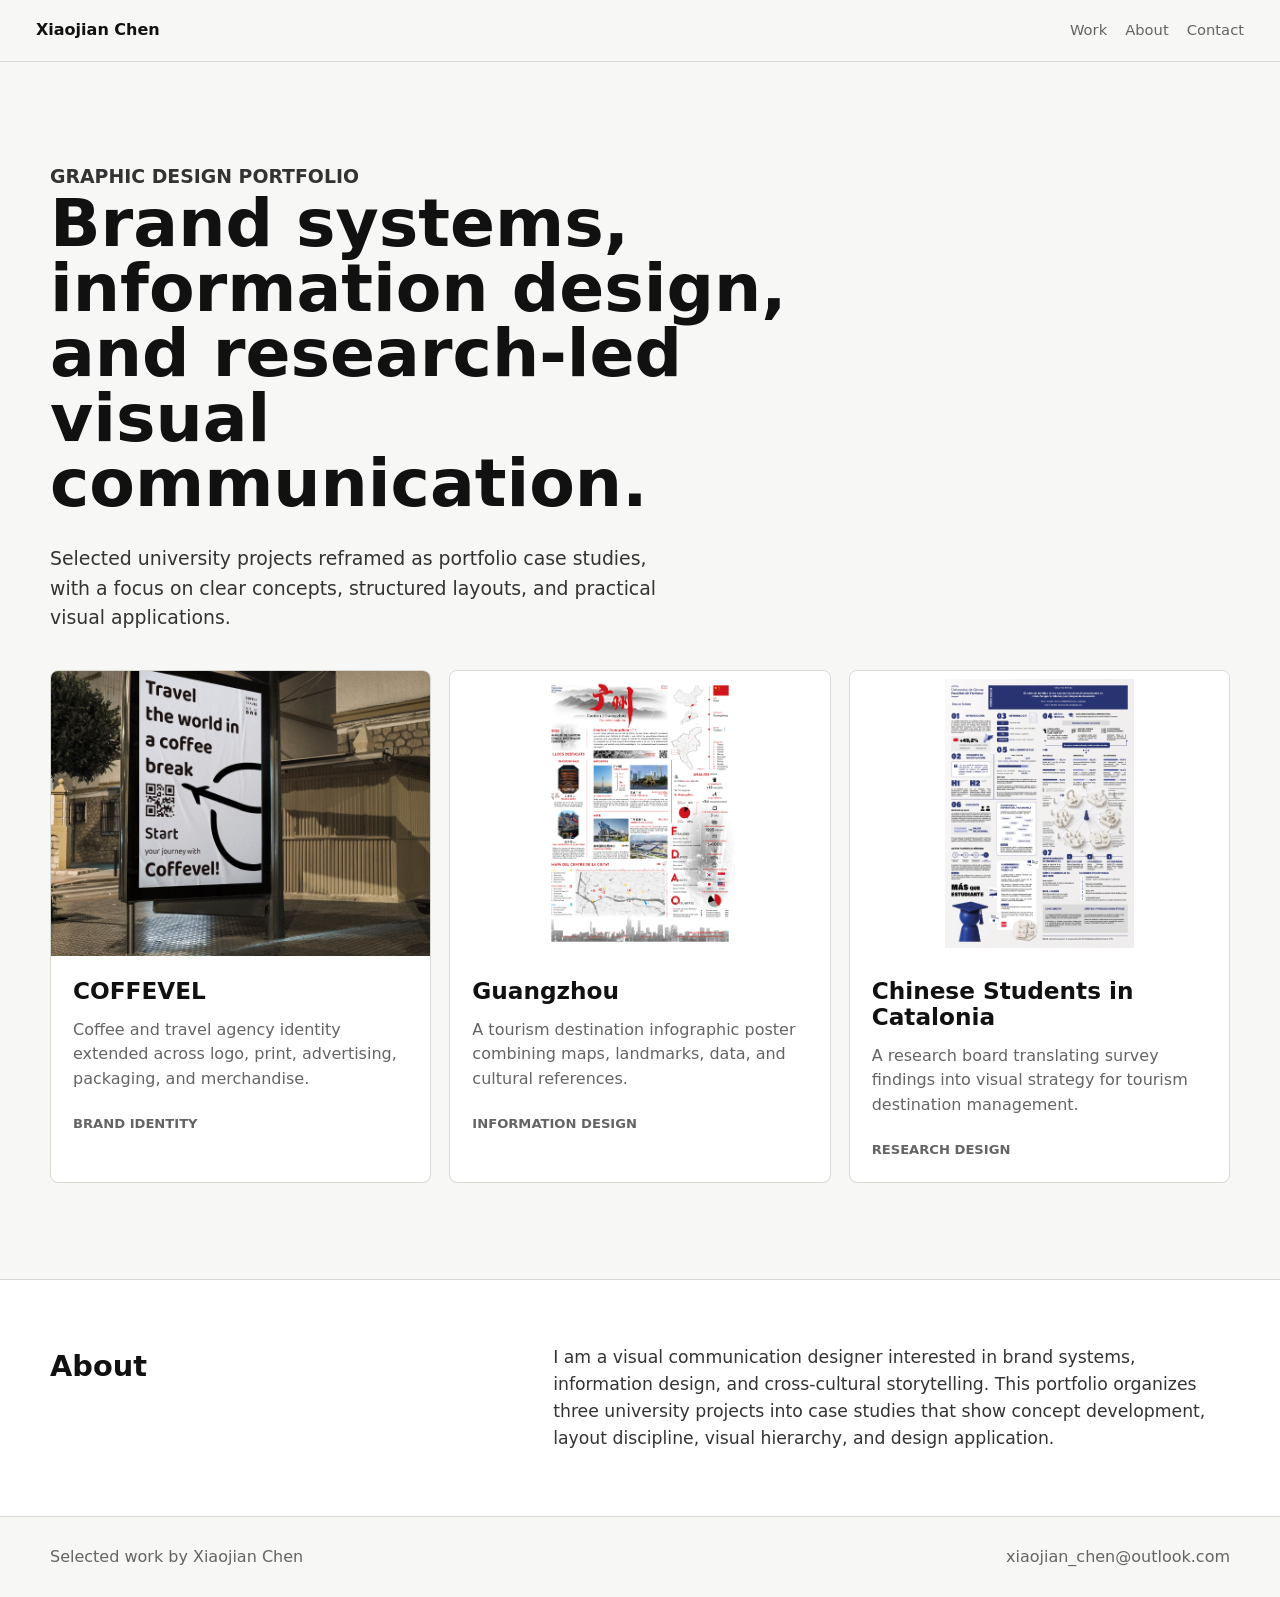
<file: index.html>
<!doctype html>
<html lang="en">
  <head>
    <meta charset="utf-8">
    <meta name="viewport" content="width=device-width, initial-scale=1">
    <title>Xiaojian Chen - Graphic Design Portfolio</title>
    <meta name="description" content="Selected graphic design work by Xiaojian Chen: brand identity, infographic design, and research-based information design.">
    <link rel="icon" href="favicon.svg" type="image/svg+xml">
    <link rel="stylesheet" href="styles.css">
  </head>
  <body>
    <header class="site-header">
      <a class="brand" href="index.html">Xiaojian Chen</a>
      <nav class="nav" aria-label="Main navigation">
        <a href="#work">Work</a>
        <a href="#about">About</a>
        <a href="mailto:xiaojian_chen@outlook.com">Contact</a>
      </nav>
    </header>

    <main class="page">
      <section class="home-hero">
        <p class="eyebrow">Graphic Design Portfolio</p>
        <h1>Brand systems, information design, and research-led visual communication.</h1>
        <p>Selected university projects reframed as portfolio case studies, with a focus on clear concepts, structured layouts, and practical visual applications.</p>
      </section>

      <section class="project-grid" id="work" aria-label="Selected projects">
        <a class="project-card" href="projects/coffevel.html">
          <figure>
            <img src="assets/coffevel/bus-ad.jpg" alt="COFFEVEL bus stop advertising mockup">
          </figure>
          <div class="project-card-content">
            <h2>COFFEVEL</h2>
            <p>Coffee and travel agency identity extended across logo, print, advertising, packaging, and merchandise.</p>
            <span class="tag">Brand Identity</span>
          </div>
        </a>

        <a class="project-card" href="projects/guangzhou.html">
          <figure class="poster-thumb">
            <img src="assets/guangzhou/full-poster.jpg" alt="Full Guangzhou tourism poster">
          </figure>
          <div class="project-card-content">
            <h2>Guangzhou</h2>
            <p>A tourism destination infographic poster combining maps, landmarks, data, and cultural references.</p>
            <span class="tag">Information Design</span>
          </div>
        </a>

        <a class="project-card" href="projects/tfg.html">
          <figure class="poster-thumb">
            <img src="assets/tfg/full-board.jpg" alt="Full research poster board about Chinese students in Catalonia">
          </figure>
          <div class="project-card-content">
            <h2>Chinese Students in Catalonia</h2>
            <p>A research board translating survey findings into visual strategy for tourism destination management.</p>
            <span class="tag">Research Design</span>
          </div>
        </a>
      </section>

      <section class="about-band" id="about">
        <div class="about-inner">
          <h2>About</h2>
          <p>I am a visual communication designer interested in brand systems, information design, and cross-cultural storytelling. This portfolio organizes three university projects into case studies that show concept development, layout discipline, visual hierarchy, and design application.</p>
        </div>
      </section>
    </main>

    <footer class="site-footer">
      <div class="footer-inner">
        <span>Selected work by Xiaojian Chen</span>
        <a href="mailto:xiaojian_chen@outlook.com">xiaojian_chen@outlook.com</a>
      </div>
    </footer>
  </body>
</html>
</file>
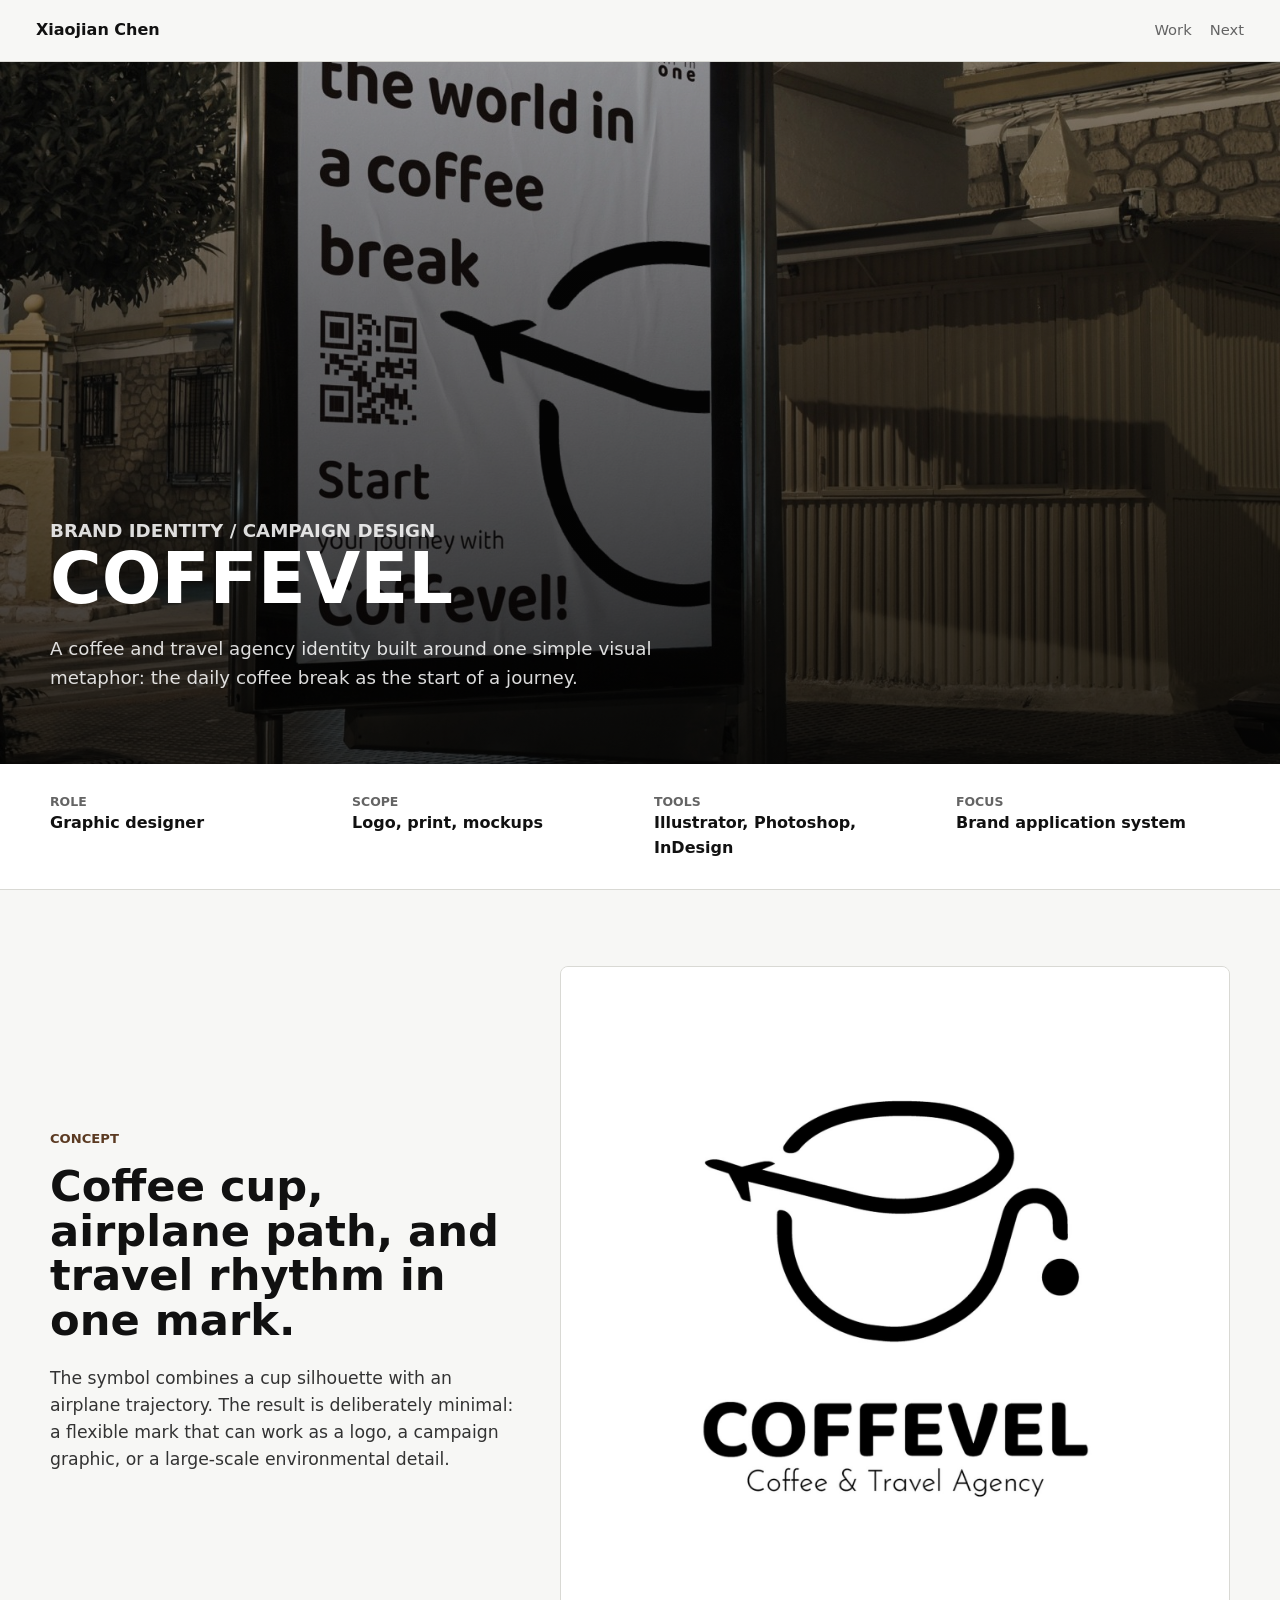
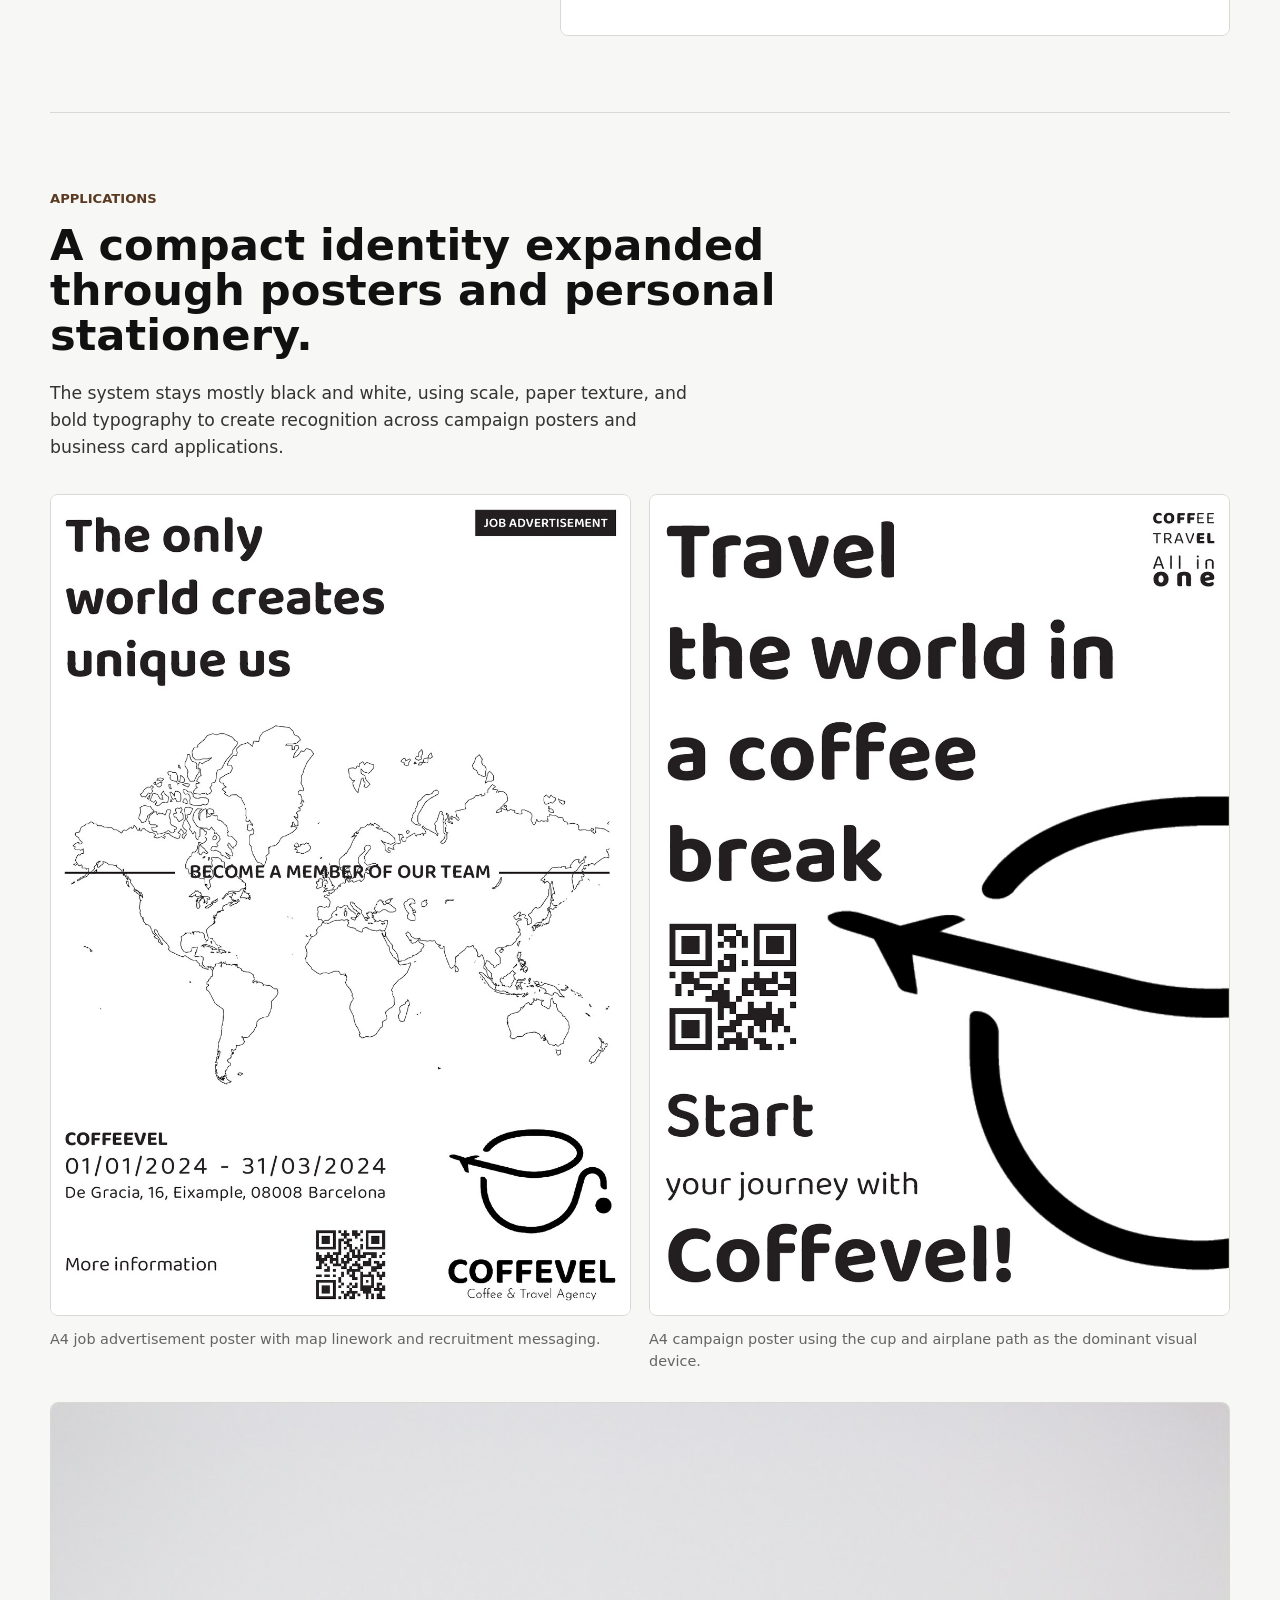
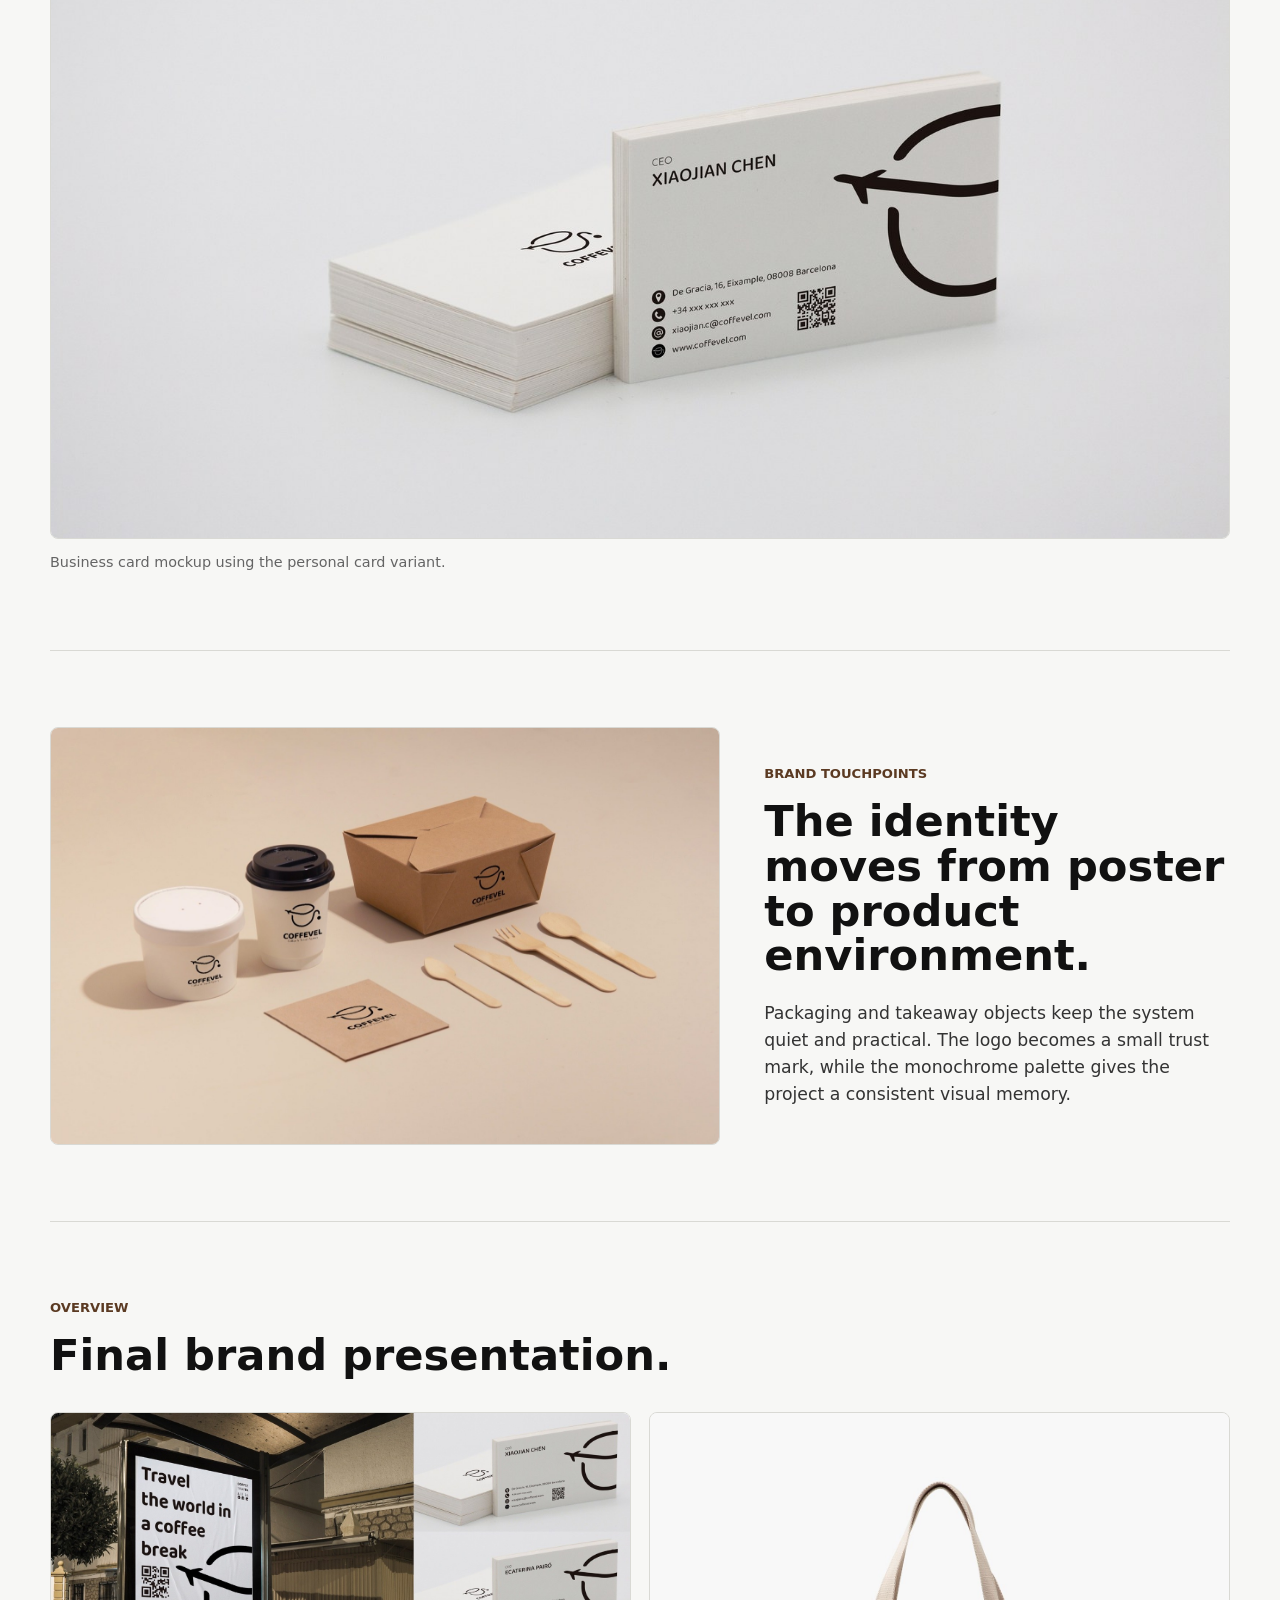
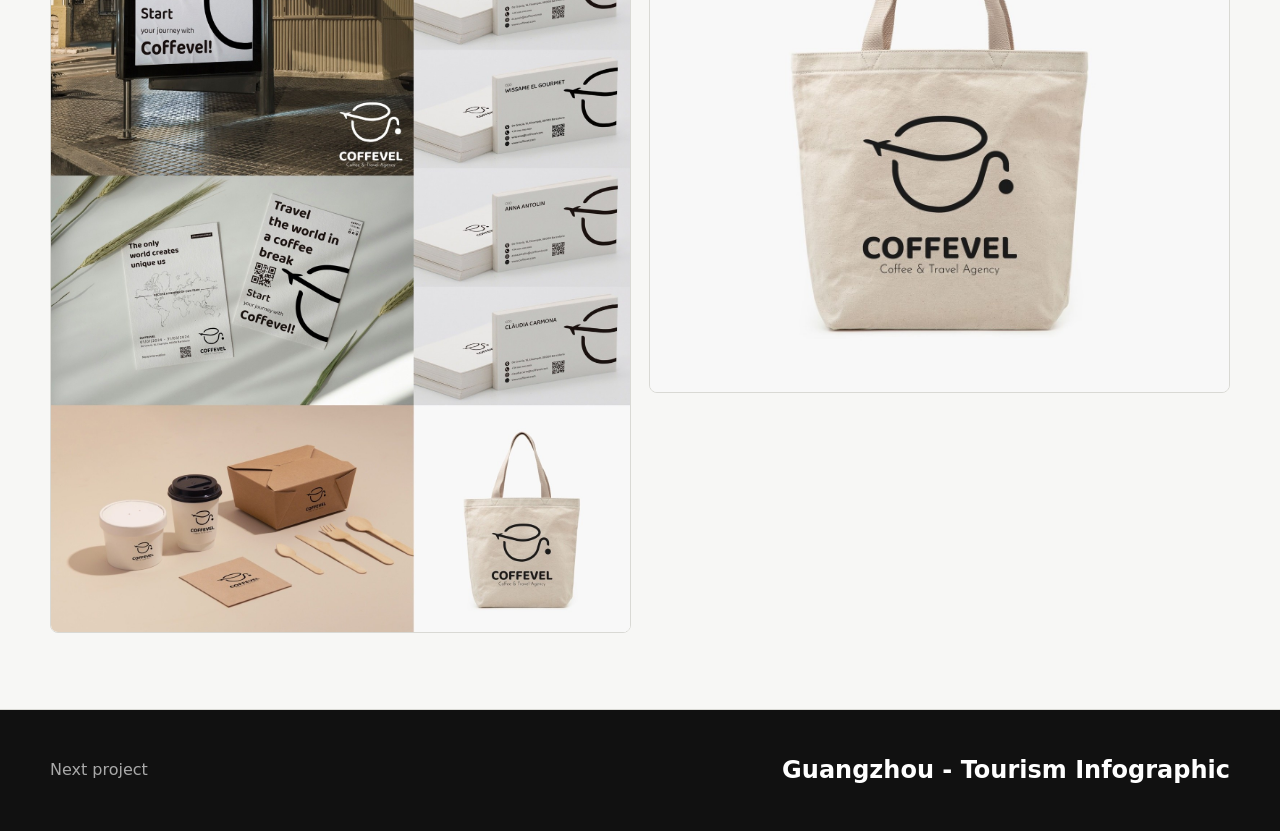
<file: projects/coffevel.html>
<!doctype html>
<html lang="en">
  <head>
    <meta charset="utf-8">
    <meta name="viewport" content="width=device-width, initial-scale=1">
    <title>COFFEVEL - Brand Identity</title>
    <meta name="description" content="COFFEVEL brand identity case study by Xiaojian Chen.">
    <link rel="icon" href="../favicon.svg" type="image/svg+xml">
    <link rel="stylesheet" href="../styles.css">
  </head>
  <body class="theme-coffee">
    <header class="site-header">
      <a class="brand" href="../index.html">Xiaojian Chen</a>
      <nav class="nav" aria-label="Main navigation">
        <a href="../index.html#work">Work</a>
        <a href="guangzhou.html">Next</a>
      </nav>
    </header>

    <main class="page">
      <section class="project-hero">
        <img src="../assets/coffevel/bus-ad.jpg" alt="COFFEVEL bus stop advertising mockup">
        <div class="project-hero-content">
          <p class="eyebrow">Brand Identity / Campaign Design</p>
          <h1>COFFEVEL</h1>
          <p>A coffee and travel agency identity built around one simple visual metaphor: the daily coffee break as the start of a journey.</p>
        </div>
      </section>

      <section class="meta-band">
        <div class="meta-grid">
          <div><p class="meta-label">Role</p><p>Graphic designer</p></div>
          <div><p class="meta-label">Scope</p><p>Logo, print, mockups</p></div>
          <div><p class="meta-label">Tools</p><p>Illustrator, Photoshop, InDesign</p></div>
          <div><p class="meta-label">Focus</p><p>Brand application system</p></div>
        </div>
      </section>

      <section class="section split">
        <div>
          <p class="section-kicker accent">Concept</p>
          <h2>Coffee cup, airplane path, and travel rhythm in one mark.</h2>
          <p class="section-text">The symbol combines a cup silhouette with an airplane trajectory. The result is deliberately minimal: a flexible mark that can work as a logo, a campaign graphic, or a large-scale environmental detail.</p>
        </div>
        <div class="media-frame square logo-specimen"><img src="../assets/coffevel/logo-primary.jpg" alt="COFFEVEL primary logo"></div>
      </section>

      <section class="section">
        <p class="section-kicker accent">Applications</p>
        <h2>A compact identity expanded through posters and personal stationery.</h2>
        <p class="section-text">The system stays mostly black and white, using scale, paper texture, and bold typography to create recognition across campaign posters and business card applications.</p>
        <div class="image-grid">
          <div><div class="media-frame a4-artwork"><img src="../assets/coffevel/a4-poster-1.jpg" alt="COFFEVEL A4 job advertisement poster"></div><p class="caption">A4 job advertisement poster with map linework and recruitment messaging.</p></div>
          <div><div class="media-frame a4-artwork"><img src="../assets/coffevel/a4-poster-2.jpg" alt="COFFEVEL A4 travel campaign poster"></div><p class="caption">A4 campaign poster using the cup and airplane path as the dominant visual device.</p></div>
        </div>
        <div class="full-bleed-image stacked-media"><img src="../assets/coffevel/business-card-xiaojian.jpg" alt="COFFEVEL Xiaojian Chen business card mockup"></div>
        <p class="caption">Business card mockup using the personal card variant.</p>
      </section>

      <section class="section split reverse">
        <div class="media-frame wide"><img src="../assets/coffevel/product.jpg" alt="COFFEVEL takeaway packaging and coffee cups"></div>
        <div>
          <p class="section-kicker accent">Brand Touchpoints</p>
          <h2>The identity moves from poster to product environment.</h2>
          <p class="section-text">Packaging and takeaway objects keep the system quiet and practical. The logo becomes a small trust mark, while the monochrome palette gives the project a consistent visual memory.</p>
        </div>
      </section>

      <section class="section">
        <p class="section-kicker accent">Overview</p>
        <h2>Final brand presentation.</h2>
        <div class="image-grid">
          <div class="media-frame a4-artwork"><img src="../assets/coffevel/overview.jpg" alt="COFFEVEL complete brand overview sheet"></div>
          <div class="media-frame square"><img src="../assets/coffevel/tote-bag.jpg" alt="COFFEVEL tote bag mockup"></div>
        </div>
      </section>
    </main>

    <section class="next-work">
      <div class="next-inner"><p>Next project</p><a href="guangzhou.html">Guangzhou - Tourism Infographic</a></div>
    </section>
  </body>
</html>
</file>
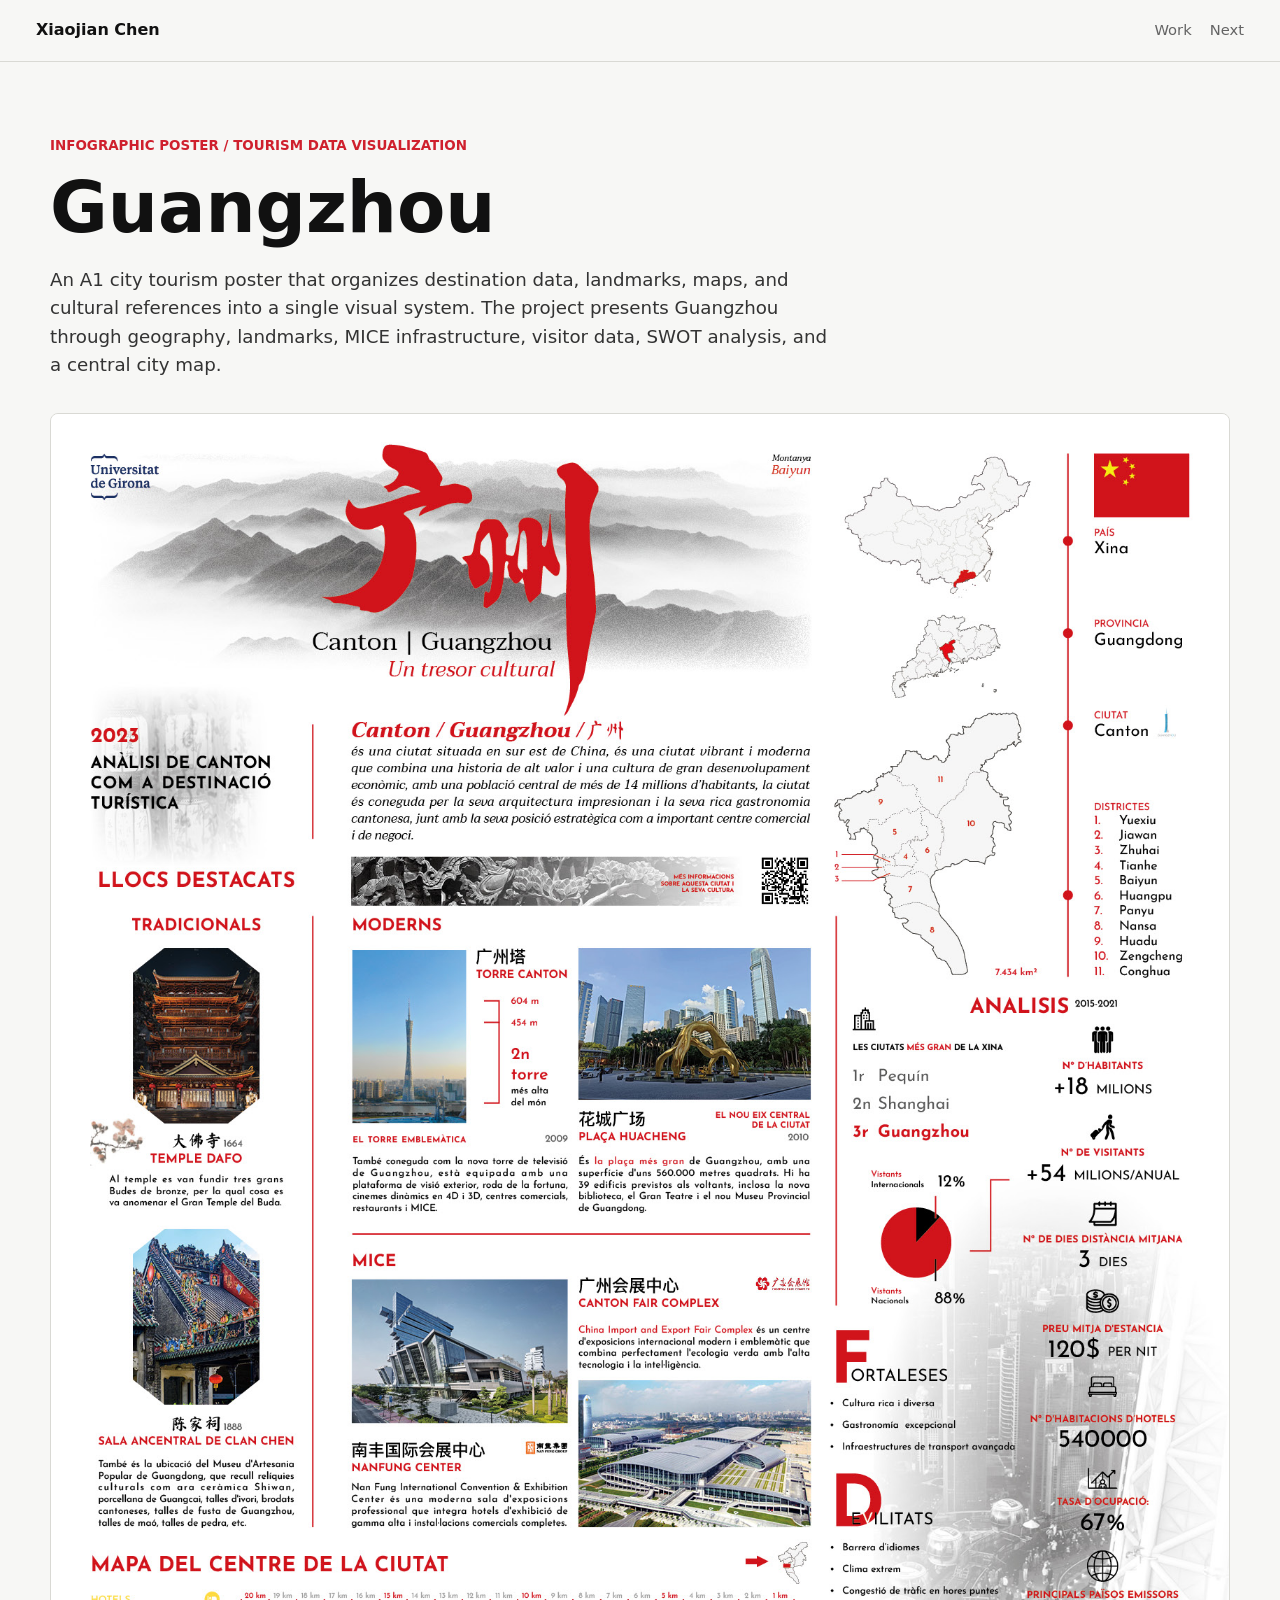
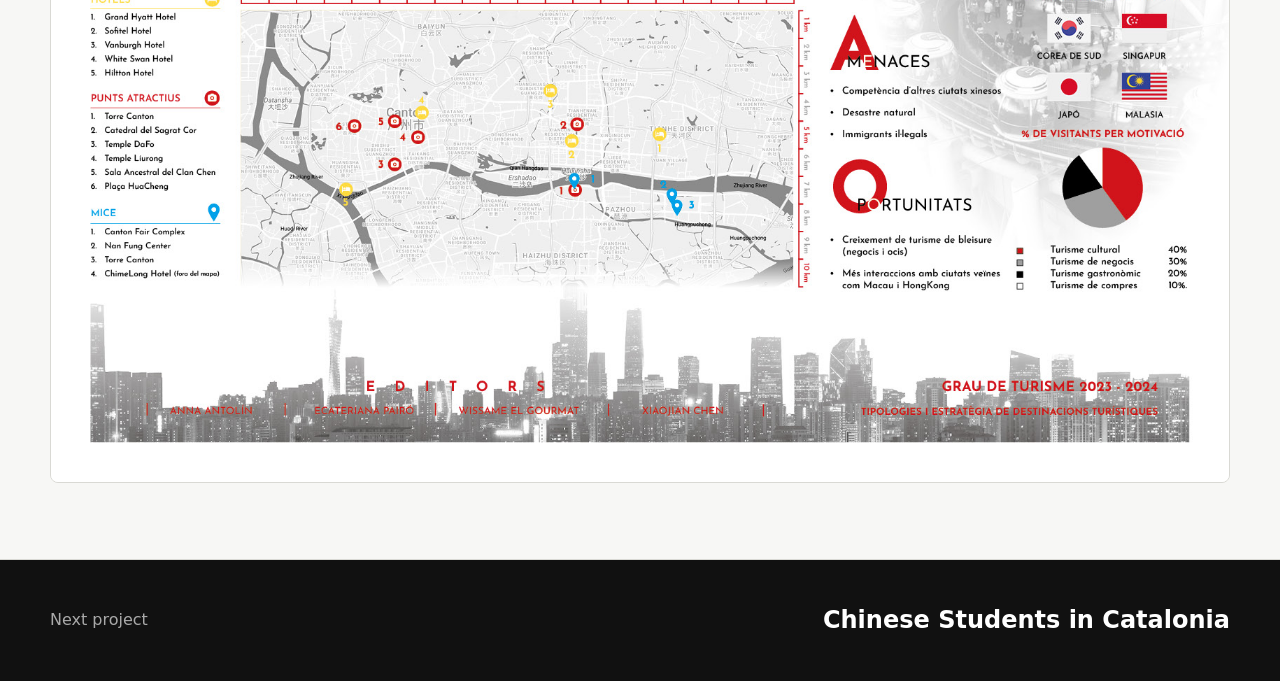
<file: projects/guangzhou.html>
<!doctype html>
<html lang="en">
  <head>
    <meta charset="utf-8">
    <meta name="viewport" content="width=device-width, initial-scale=1">
    <title>Guangzhou - Tourism Infographic Poster</title>
    <meta name="description" content="Guangzhou tourism destination infographic poster case study by Xiaojian Chen.">
    <link rel="icon" href="../favicon.svg" type="image/svg+xml">
    <link rel="stylesheet" href="../styles.css">
  </head>
  <body class="theme-red poster-project">
    <header class="site-header">
      <a class="brand" href="../index.html">Xiaojian Chen</a>
      <nav class="nav" aria-label="Main navigation">
        <a href="../index.html#work">Work</a>
        <a href="tfg.html">Next</a>
      </nav>
    </header>

    <main class="page">
      <section class="simple-project-hero">
        <p class="eyebrow accent">Infographic Poster / Tourism Data Visualization</p>
        <h1>Guangzhou</h1>
        <p>An A1 city tourism poster that organizes destination data, landmarks, maps, and cultural references into a single visual system. The project presents Guangzhou through geography, landmarks, MICE infrastructure, visitor data, SWOT analysis, and a central city map.</p>
      </section>

      <section class="section poster-board">
        <div class="full-bleed-image">
          <img src="../assets/guangzhou/full-poster.jpg" alt="Full Guangzhou tourism infographic poster">
        </div>
      </section>
    </main>

    <section class="next-work">
      <div class="next-inner">
        <p>Next project</p>
        <a href="tfg.html">Chinese Students in Catalonia</a>
      </div>
    </section>
  </body>
</html>
</file>
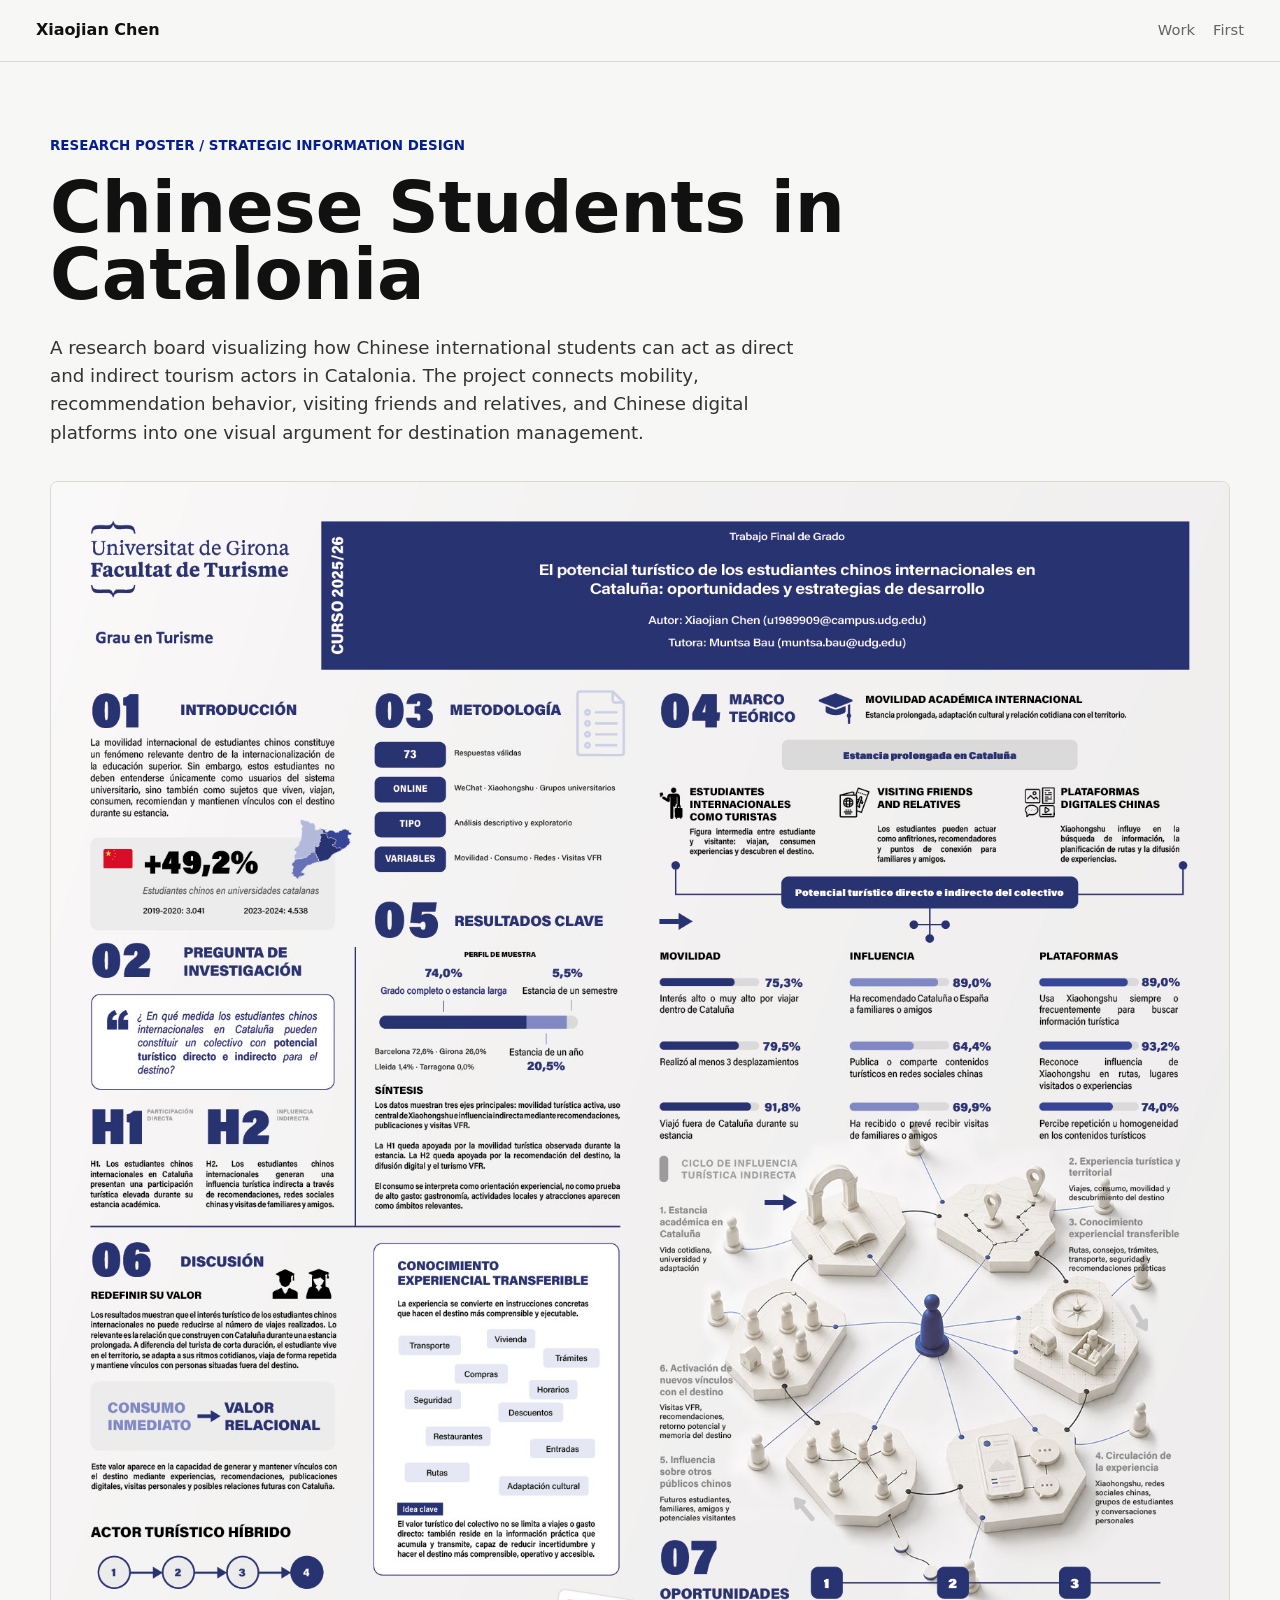
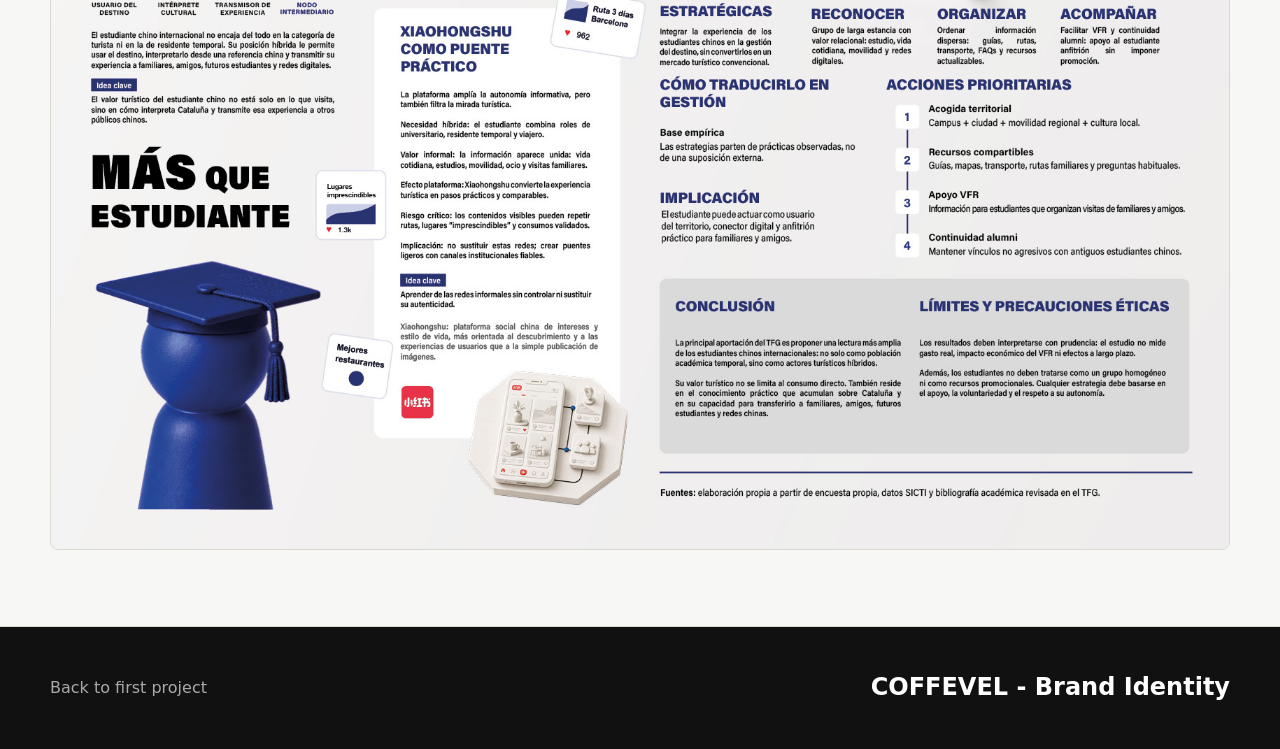
<file: projects/tfg.html>
<!doctype html>
<html lang="en">
  <head>
    <meta charset="utf-8">
    <meta name="viewport" content="width=device-width, initial-scale=1">
    <title>Chinese Students in Catalonia - Research Information Design</title>
    <meta name="description" content="Research information design case study about Chinese international students and tourism in Catalonia.">
    <link rel="icon" href="../favicon.svg" type="image/svg+xml">
    <link rel="stylesheet" href="../styles.css">
  </head>
  <body class="theme-blue poster-project">
    <header class="site-header">
      <a class="brand" href="../index.html">Xiaojian Chen</a>
      <nav class="nav" aria-label="Main navigation">
        <a href="../index.html#work">Work</a>
        <a href="coffevel.html">First</a>
      </nav>
    </header>

    <main class="page">
      <section class="simple-project-hero">
        <p class="eyebrow accent">Research Poster / Strategic Information Design</p>
        <h1>Chinese Students in Catalonia</h1>
        <p>A research board visualizing how Chinese international students can act as direct and indirect tourism actors in Catalonia. The project connects mobility, recommendation behavior, visiting friends and relatives, and Chinese digital platforms into one visual argument for destination management.</p>
      </section>

      <section class="section poster-board">
        <div class="full-bleed-image">
          <img src="../assets/tfg/full-board.jpg" alt="Full research poster board">
        </div>
      </section>
    </main>

    <section class="next-work">
      <div class="next-inner">
        <p>Back to first project</p>
        <a href="coffevel.html">COFFEVEL - Brand Identity</a>
      </div>
    </section>
  </body>
</html>
</file>
<file: styles.css>
:root {
  --ink: #111111;
  --muted: #646464;
  --line: #d9d9d4;
  --paper: #f7f7f5;
  --white: #ffffff;
  --coffee: #5b3a22;
  --red: #cf202d;
  --blue: #071e91;
  --max: 1180px;
}

* { box-sizing: border-box; }
html { scroll-behavior: smooth; }
body {
  margin: 0;
  background: var(--paper);
  color: var(--ink);
  font-family: Inter, ui-sans-serif, system-ui, -apple-system, BlinkMacSystemFont, "Segoe UI", sans-serif;
  font-size: 16px;
  line-height: 1.55;
  letter-spacing: 0;
}
img { display: block; width: 100%; height: auto; }
a { color: inherit; text-decoration: none; }
.site-header {
  position: sticky;
  top: 0;
  z-index: 20;
  display: flex;
  align-items: center;
  justify-content: space-between;
  gap: 24px;
  padding: 18px 36px;
  border-bottom: 1px solid var(--line);
  background: rgba(247, 247, 245, 0.94);
  backdrop-filter: blur(14px);
}
.brand { font-weight: 760; font-size: 1rem; }
.nav { display: flex; align-items: center; gap: 18px; color: var(--muted); font-size: 0.92rem; }
.nav a:hover, .brand:hover { color: var(--ink); }
.page { min-height: 100vh; }
.home-hero { width: min(var(--max), calc(100% - 48px)); margin: 0 auto; padding: 72px 0 38px; }
.eyebrow { margin: 0 0 18px; color: var(--muted); font-size: 0.84rem; font-weight: 720; text-transform: uppercase; }
.home-hero h1 { max-width: 780px; margin: 0; font-size: 4.15rem; line-height: 0.98; font-weight: 820; }
.home-hero p { max-width: 620px; margin: 28px 0 0; color: #333333; font-size: 1.18rem; }
.project-grid { display: grid; grid-template-columns: repeat(3, minmax(0, 1fr)); gap: 18px; width: min(var(--max), calc(100% - 48px)); margin: 0 auto 96px; }
.project-card { display: flex; min-height: 100%; flex-direction: column; overflow: hidden; border: 1px solid var(--line); border-radius: 8px; background: var(--white); }
.project-card:hover img { transform: scale(1.025); }
.project-card figure { margin: 0; overflow: hidden; background: #eeeeea; aspect-ratio: 4 / 3; }
.project-card figure.poster-thumb { background: var(--white); }
.project-card img { height: 100%; object-fit: cover; transition: transform 280ms ease; }
.project-card figure.poster-thumb img { padding: 8px; object-fit: contain; }
.project-card-content { display: flex; min-height: 176px; flex-direction: column; padding: 22px; }
.project-card h2 { margin: 0; font-size: 1.45rem; line-height: 1.12; }
.project-card p { margin: 14px 0 0; color: var(--muted); }
.tag { display: inline-flex; width: fit-content; margin-top: auto; padding-top: 22px; color: var(--muted); font-size: 0.82rem; font-weight: 720; text-transform: uppercase; }
.about-band { border-top: 1px solid var(--line); background: var(--white); }
.about-inner { display: grid; grid-template-columns: 0.8fr 1.2fr; gap: 52px; width: min(var(--max), calc(100% - 48px)); margin: 0 auto; padding: 64px 0; }
.about-inner h2 { margin: 0; font-size: 1.8rem; }
.about-inner p { margin: 0; color: #333333; font-size: 1.08rem; }
.project-hero { position: relative; min-height: 78vh; display: flex; align-items: flex-end; overflow: hidden; background: #111111; }
.simple-project-hero { width: min(var(--max), calc(100% - 48px)); margin: 0 auto; padding: 78px 0 44px; }
.simple-project-hero h1 { max-width: 920px; margin: 0; font-size: 4.4rem; line-height: 0.96; font-weight: 830; }
.simple-project-hero p:not(.eyebrow) { max-width: 700px; margin: 24px 0 0; color: #333333; font-size: 1.14rem; }
.project-hero img { position: absolute; inset: 0; height: 100%; object-fit: cover; opacity: 0.7; }
.project-hero::after { content: ""; position: absolute; inset: 0; background: linear-gradient(180deg, rgba(0, 0, 0, 0.12), rgba(0, 0, 0, 0.72)); }
.project-hero-content { position: relative; z-index: 2; width: min(var(--max), calc(100% - 48px)); margin: 0 auto; padding: 0 0 72px; color: var(--white); }
.project-hero-content h1 { max-width: 900px; margin: 0; font-size: 4.4rem; line-height: 0.96; font-weight: 830; }
.project-hero-content p { max-width: 640px; margin: 22px 0 0; font-size: 1.14rem; color: rgba(255, 255, 255, 0.86); }
.meta-band { border-bottom: 1px solid var(--line); background: var(--white); }
.meta-grid { display: grid; grid-template-columns: repeat(4, minmax(0, 1fr)); gap: 28px; width: min(var(--max), calc(100% - 48px)); margin: 0 auto; padding: 28px 0; }
.meta-label { margin: 0 0 4px; color: var(--muted); font-size: 0.78rem; font-weight: 760; text-transform: uppercase; }
.meta-grid p { margin: 0; font-weight: 680; }
.section { width: min(var(--max), calc(100% - 48px)); margin: 0 auto; padding: 76px 0; }
.section + .section { border-top: 1px solid var(--line); }
.section-kicker { margin: 0 0 14px; color: var(--muted); font-size: 0.82rem; font-weight: 760; text-transform: uppercase; }
.section h2 { max-width: 760px; margin: 0; font-size: 2.7rem; line-height: 1.04; }
.section-text { max-width: 660px; margin: 22px 0 0; color: #333333; font-size: 1.08rem; }
.split { display: grid; grid-template-columns: 0.82fr 1.18fr; gap: 44px; align-items: center; }
.split.reverse { grid-template-columns: 1.18fr 0.82fr; }
.media-frame { overflow: hidden; border: 1px solid var(--line); border-radius: 8px; background: var(--white); }
.media-frame img { height: 100%; object-fit: cover; background: var(--white); }
.media-frame.square { aspect-ratio: 1 / 1; }
.media-frame.wide { aspect-ratio: 16 / 10; }
.media-frame.tall { aspect-ratio: 4 / 5; }
.media-frame.a4-artwork { aspect-ratio: 1100 / 1555; }
.media-frame.a4-artwork img, .media-frame.logo-specimen img { object-fit: contain; }
.media-frame.logo-specimen img { padding: 40px; }
.image-grid { display: grid; grid-template-columns: repeat(2, minmax(0, 1fr)); gap: 18px; margin-top: 34px; }
.image-grid.three { grid-template-columns: repeat(3, minmax(0, 1fr)); }
.full-bleed-image { overflow: hidden; border: 1px solid var(--line); border-radius: 8px; background: var(--white); }
.stacked-media { margin-top: 30px; }
.caption { margin: 12px 0 0; color: var(--muted); font-size: 0.9rem; }
.poster-project .simple-project-hero { padding: 74px 0 34px; }
.poster-project .simple-project-hero p:not(.eyebrow) { max-width: 780px; }
.poster-board { padding-top: 0; }
.theme-coffee .accent { color: var(--coffee); }
.theme-red .accent { color: var(--red); }
.theme-blue .accent { color: var(--blue); }
.next-work { border-top: 1px solid var(--line); background: var(--ink); color: var(--white); }
.next-inner { display: flex; align-items: center; justify-content: space-between; gap: 24px; width: min(var(--max), calc(100% - 48px)); margin: 0 auto; padding: 42px 0; }
.next-inner p { margin: 0; color: rgba(255, 255, 255, 0.64); }
.next-inner a { font-size: 1.5rem; font-weight: 780; }
.site-footer { border-top: 1px solid var(--line); color: var(--muted); }
.footer-inner { display: flex; justify-content: space-between; gap: 24px; width: min(var(--max), calc(100% - 48px)); margin: 0 auto; padding: 28px 0; }
@media (max-width: 900px) {
  .site-header { padding: 16px 22px; }
  .home-hero, .simple-project-hero, .project-grid, .about-inner, .project-hero-content, .meta-grid, .section, .next-inner, .footer-inner { width: min(100% - 32px, var(--max)); }
  .home-hero { padding-top: 54px; }
  .poster-project .simple-project-hero { padding: 56px 0 28px; }
  .home-hero h1, .simple-project-hero h1, .project-hero-content h1 { font-size: 3rem; }
  .project-grid, .about-inner, .split, .split.reverse, .meta-grid { grid-template-columns: 1fr; }
  .project-grid { margin-bottom: 64px; }
  .project-card-content { min-height: 0; }
  .section { padding: 60px 0; }
  .poster-board { padding-top: 0; }
  .section h2 { font-size: 2.1rem; }
  .image-grid, .image-grid.three { grid-template-columns: 1fr; }
  .next-inner, .footer-inner { align-items: flex-start; flex-direction: column; }
}
@media (max-width: 620px) {
  .nav { gap: 12px; font-size: 0.84rem; }
  .home-hero h1, .simple-project-hero h1, .project-hero-content h1 { font-size: 2.4rem; }
  .home-hero p, .simple-project-hero p:not(.eyebrow), .project-hero-content p, .section-text, .about-inner p { font-size: 1rem; }
  .project-hero { min-height: 72vh; }
  .project-hero-content { padding-bottom: 48px; }
}
</file>
